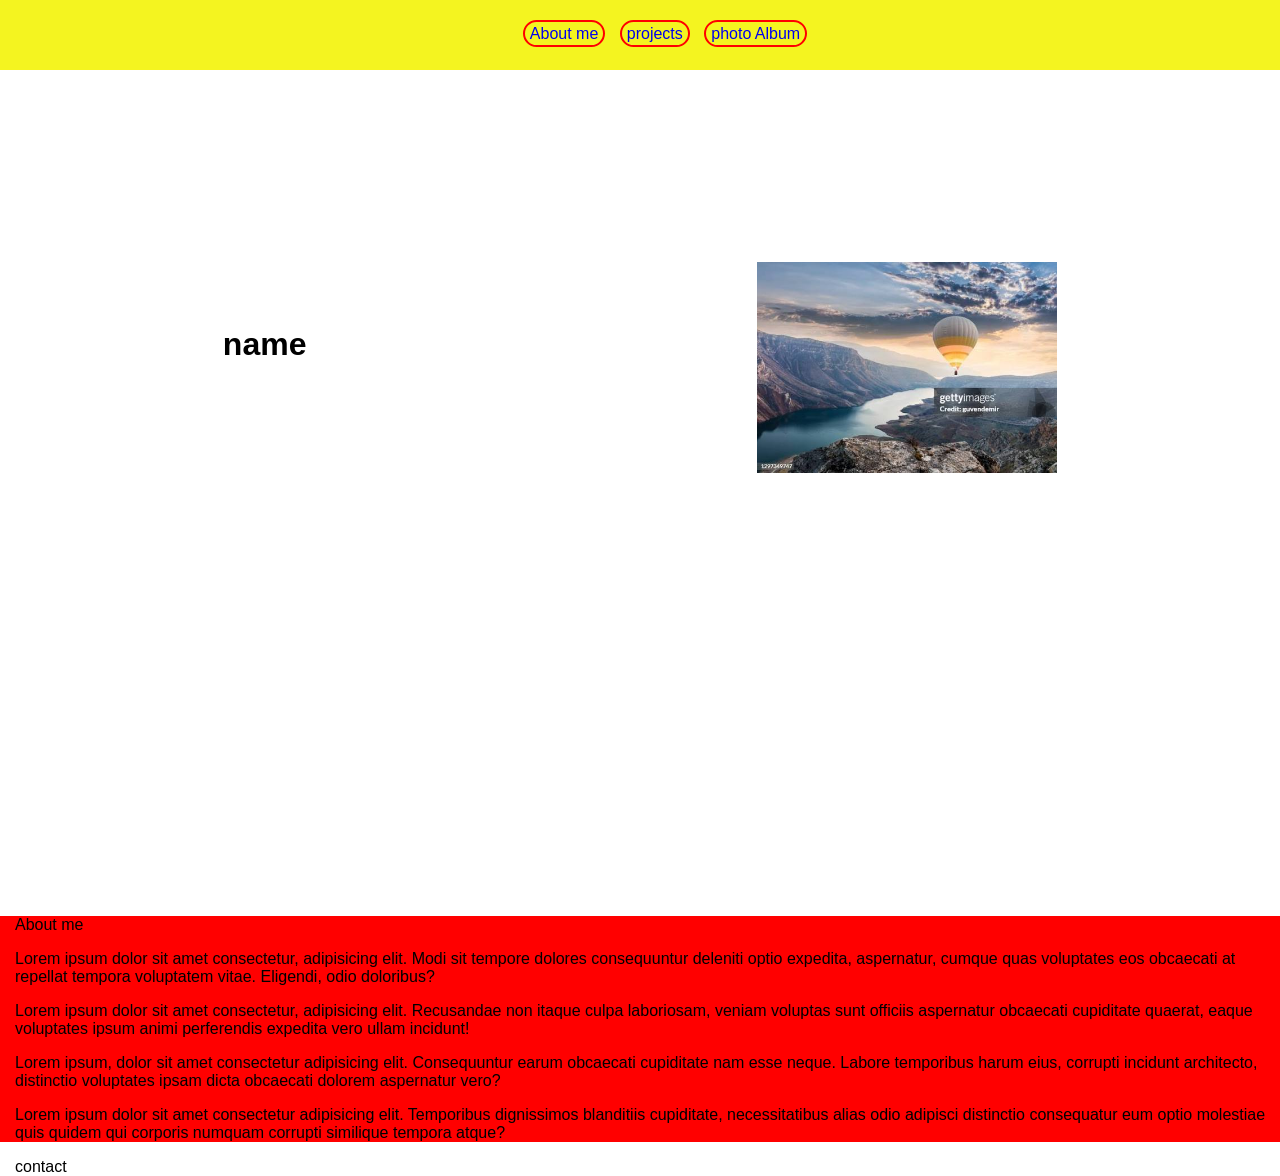
<file: S1107/class12/index.html>
<!DOCTYPE html>
<html>
    <head>
        <title>Web-site</title>
        <link rel="stylesheet" href="style.css">
    </head>
    <body>
        <header class="header">
            <ul class="list">
                <li>
                    <a href="#About_me">About me</a>
                </li>
                
                <li>
                    <a href="projects.html">projects</a>
                </li>
                
                <li>
                    <a href="photoAlbum.html">photo Album</a>
                </li>
            </ul>

        <div id="About_me">
            <h1>name</h1>
            <img src="images.jpg">
        </div>
        </header>

        <main>
            <p>About me</p>
            <p>Lorem ipsum dolor sit amet consectetur, adipisicing elit. Modi sit tempore dolores consequuntur deleniti optio expedita, aspernatur, cumque quas voluptates eos obcaecati at repellat tempora voluptatem vitae. Eligendi, odio doloribus?</p>
            <p>Lorem ipsum dolor sit amet consectetur, adipisicing elit. Recusandae non itaque culpa laboriosam, veniam voluptas sunt officiis aspernatur obcaecati cupiditate quaerat, eaque voluptates ipsum animi perferendis expedita vero ullam incidunt!</p>
            <p>Lorem ipsum, dolor sit amet consectetur adipisicing elit. Consequuntur earum obcaecati cupiditate nam esse neque. Labore temporibus harum eius, corrupti incidunt architecto, distinctio voluptates ipsam dicta obcaecati dolorem aspernatur vero?</p>
            <p>Lorem ipsum dolor sit amet consectetur adipisicing elit. Temporibus dignissimos blanditiis cupiditate, necessitatibus alias odio adipisci distinctio consequatur eum optio molestiae quis quidem qui corporis numquam corrupti similique tempora atque?</p>
        </main>

        <footer>
            <p>contact</p>
        </footer>

    </body>
    </html>
</file>
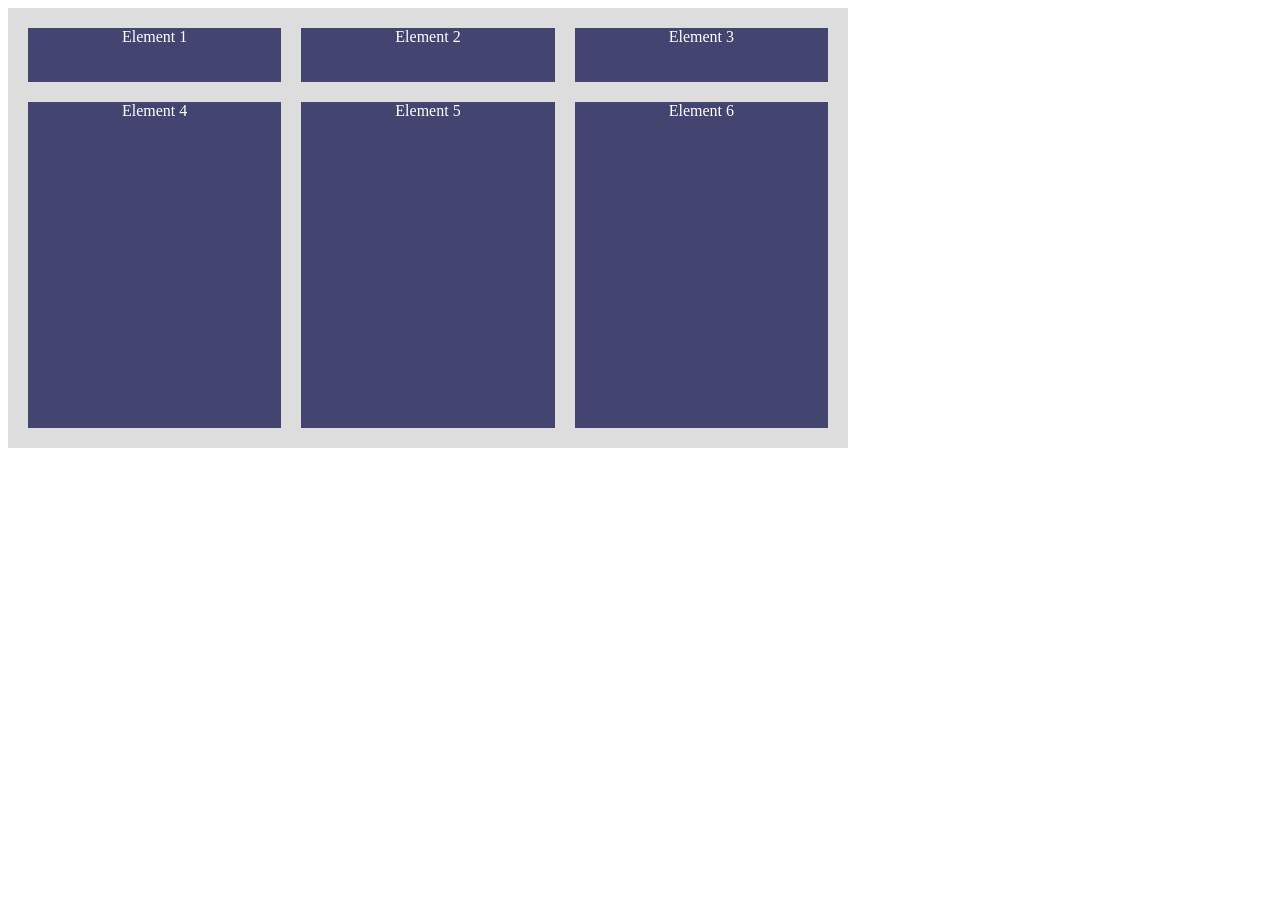
<file: S1107/class13/index.html>
<!DOCTYPE html>
<html>
    <head>
        <title>Web-site</title>
        <link rel="stylesheet" href="style.css">
    </head>
    <body>
        <div class="grid">
                <div>Element 1</div>
                <div>Element 2</div>
                <div>Element 3</div>
                <div>Element 4</div>
                <div>Element 5</div>
                <div>Element 6</div>
        </div>
    </body>
</html>
</file>
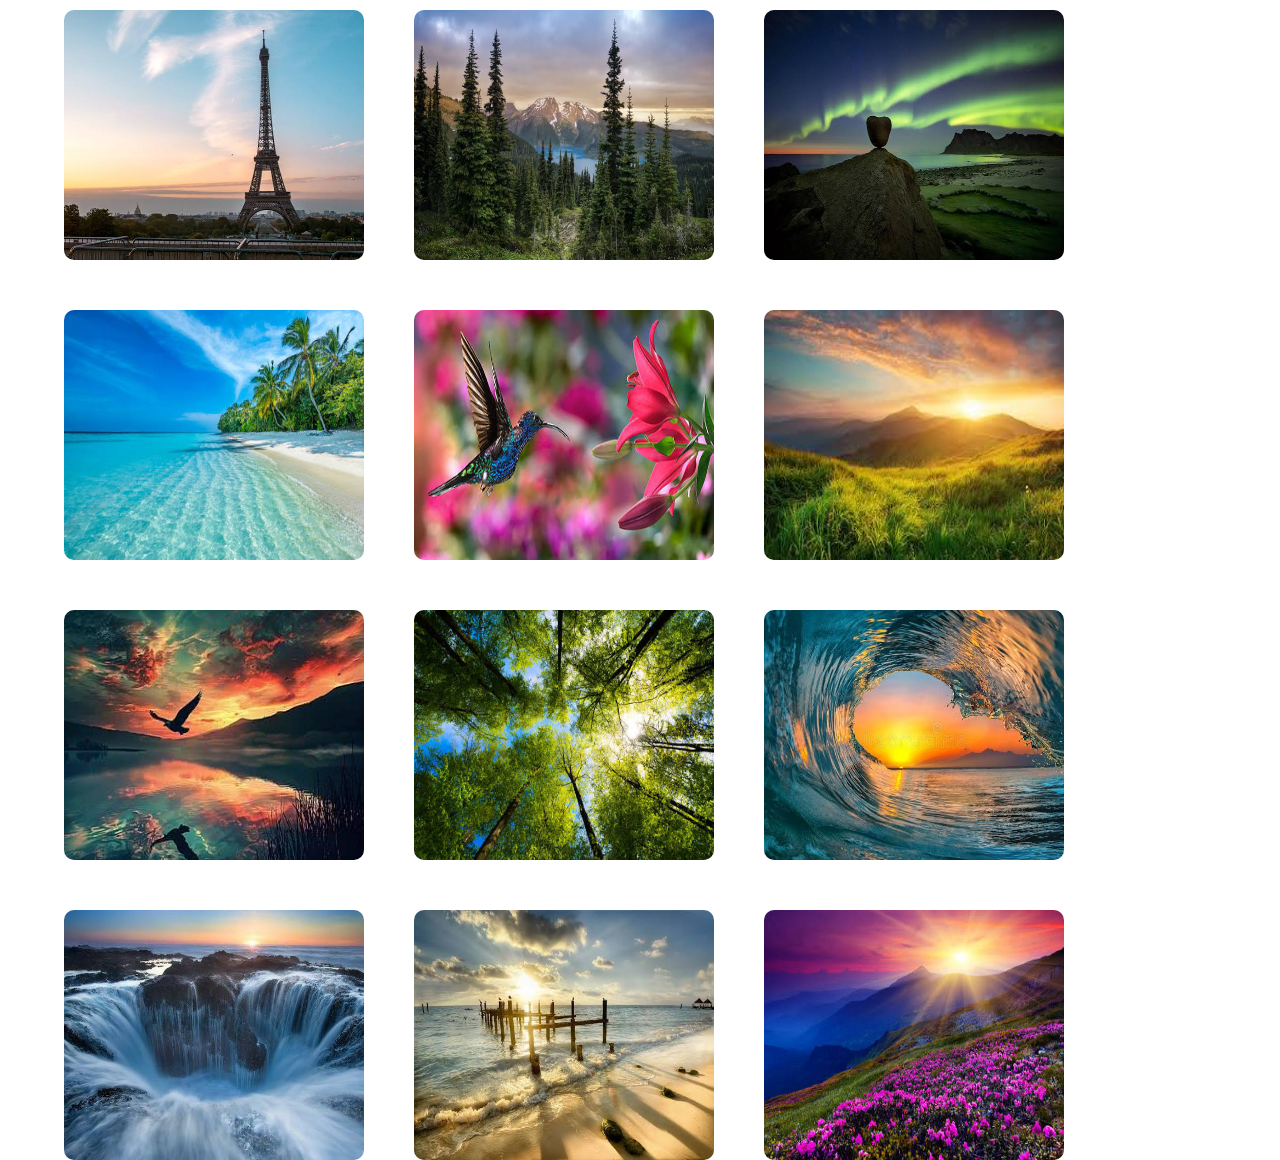
<file: S1107/class12/photoAlbum.html>
<!DOCTYPE html>
<html>
    <head>
        <title>photoAlbum</title>
        <link rel="stylesheet" href="style.css">
    </head>
    <body>
       
        <div class="photoAlbum">
            <img src="01.jpg">
            <img src="02.jpg">
            <img src="03.jpg">
            <img src="04.jpg">
            <img src="05.jpg">
            <img src="06.jpg">
            <img src="07.jpg">
            <img src="08.jpg">
            <img src="09.jpg">
            <img src="010.jpg">
            <img src="011.jpg">
            <img src="012.jpg">
        </div>

    </body>
    </html>
</file>
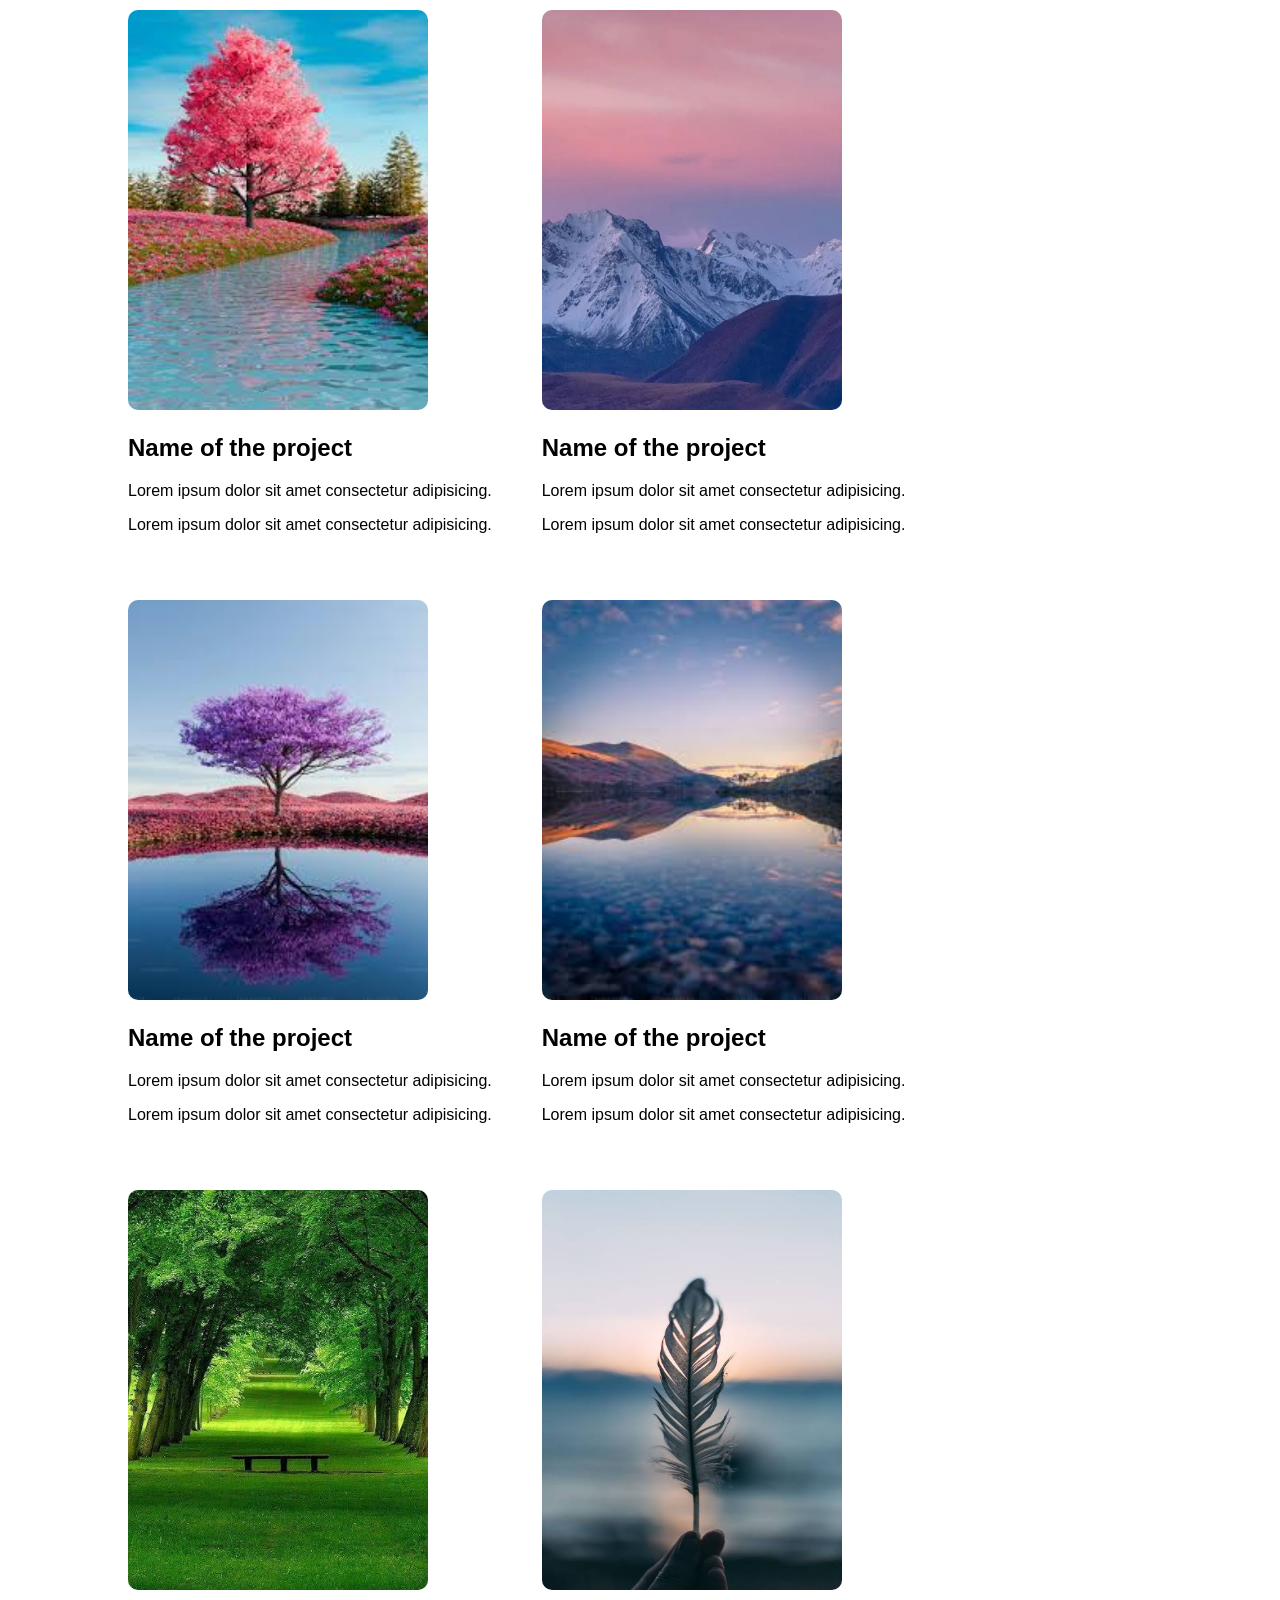
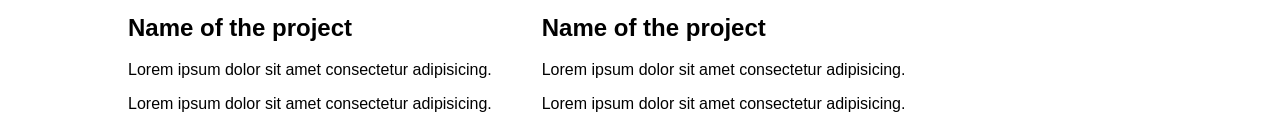
<file: S1107/class12/projects.html>
<!DOCTYPE html>
<html>
    <head>
        <title>projects</title>
        <link rel="stylesheet" href="style.css">
    </head>
    <body>
       
        <div class="projects">
            <div>
                <img src="1.jpg">
                <h2>Name of the project</h2>
                <p>Lorem ipsum dolor sit amet consectetur adipisicing.</p>
                <p>Lorem ipsum dolor sit amet consectetur adipisicing.</p>
            </div>
            <div>
                <img src="2.jpg">
                <h2>Name of the project</h2>
                <p>Lorem ipsum dolor sit amet consectetur adipisicing.</p>
                <p>Lorem ipsum dolor sit amet consectetur adipisicing.</p>
            </div>
            <div>
                <img src="3.jpg">
                <h2>Name of the project</h2>
                <p>Lorem ipsum dolor sit amet consectetur adipisicing.</p>
                <p>Lorem ipsum dolor sit amet consectetur adipisicing.</p>
            </div>
            <div>
                <img src="4.jpg">
                <h2>Name of the project</h2>
                <p>Lorem ipsum dolor sit amet consectetur adipisicing.</p>
                <p>Lorem ipsum dolor sit amet consectetur adipisicing.</p>
            </div>
            <div>
                <img src="5.jpg">
                <h2>Name of the project</h2>
                <p>Lorem ipsum dolor sit amet consectetur adipisicing.</p>
                <p>Lorem ipsum dolor sit amet consectetur adipisicing.</p>
            </div>
            <div>
                <img src="6.jpg">
                <h2>Name of the project</h2>
                <p>Lorem ipsum dolor sit amet consectetur adipisicing.</p>
                <p>Lorem ipsum dolor sit amet consectetur adipisicing.</p>
            </div>
        </div>
        </header>

    </body>
    </html>
</file>
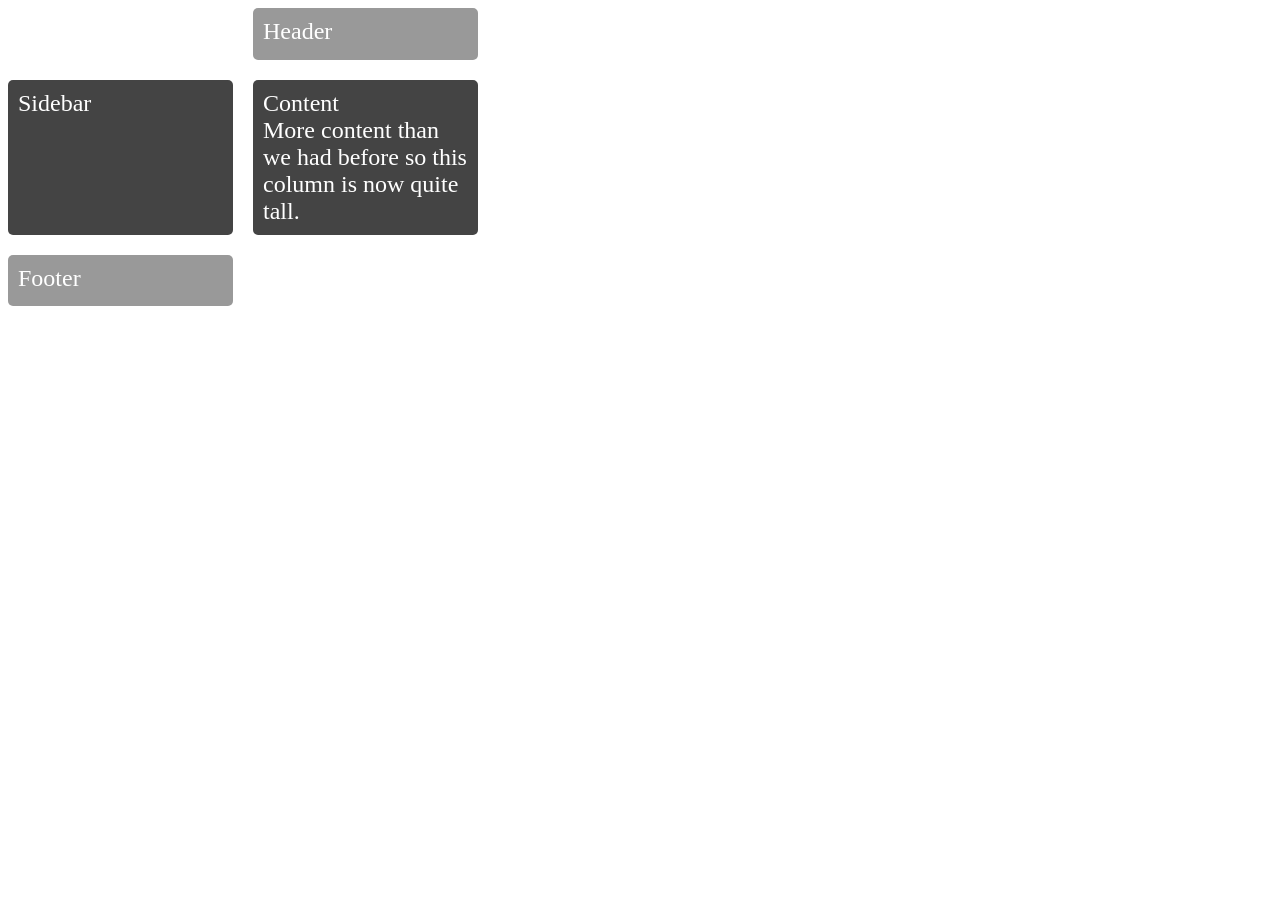
<file: S1107/class13/1/index (1).html>
<!DOCTYPE html>
<html lang="en">

<head>
	<meta charset="UTF-8">
	<meta http-equiv="X-UA-Compatible" content="IE=edge">
	<meta name="viewport" content="width=device-width, initial-scale=1.0">
	<link rel="stylesheet" href="styles.css">
	<title>Grid</title>
</head>

<body>
	<div class="wrapper">
		<div class="box header">Header</div>
		<div class="box sidebar">Sidebar</div>
		<div class="box content">Content
			<br /> More content than we had before so this column is now quite tall.
		</div>
		<div class="box footer">Footer</div>
	</div>
</body>

</html>
</file>
<file: S1107/class12/style.css>
body{
    margin: 0px;
    font-family: sans-serif;
}

header{
    height: 100vh;
}

ul{
    background-color: rgb(244, 244, 32);
    height: 45px;
    margin: 10px;
}
li{
    display: inline-block;
    margin-left: 10px;
}
.list{
    list-style: none;
    margin: 0;
    text-align: center;
    padding-top: 25px;
}

a{
    border-radius: 15px;
    border: 2px solid red;
    padding: 3px 5px;
    text-decoration: none;

}

img{
    width: 100%;
    max-width: 300px;
}

#About_me{
    display: flex;
    justify-content: space-around;
    gap: 5px;
    margin-top: 15%;
}

#About_me h1{
    margin-top: 5%;
}

main{
    background-color: red;
    padding-left: 15px;
}

footer{
    height: 10px;
    padding-left: 15px;
}

.projects{
    display: flex;
    flex-wrap: wrap;
    gap: 50px;
    padding-left: 10%;
    padding-top: 10px;
}

.projects img{
    flex: 0 0 300px;
    height: 400px;
    border-radius: 10px;
}

.photoAlbum{
    display: flex;
    flex-wrap: wrap;
    gap: 50px;
    padding-left: 5%;
    padding-top: 10px;
}

.photoAlbum img{
    flex: 0 0 250px;
    height: 250px;
    border-radius: 10px;
}
</file>
<file: S1107/class13/style.css>
.grid {
  background-color: #ddd;
  padding: 20px;
  width: 800px;
  height: 400px;
  display: grid;
  gap: 20px;
  grid-template-columns: repeat(3, 1fr);
  grid-template-rows: 1fr 6fr;
}
.grid div{
  background-color: rgb(68, 68, 113);
  color: white;
  text-align: center;
}
</file>
<file: S1107/class13/1/styles.css>
.wrapper {
	background-color: #fff;
    color: #444;
	display: grid;
 	gap: 20px;
	grid-template-columns: repeat(2, 225px);
 	grid-template-rows: 1fr 3fr 1fr;
  	grid-template-areas:
	". header "
	"sidebar  content"
	"footer  footer";
}

.box {
	background-color: #444;
	color: #fff;
	border-radius: 5px;
	padding: 10px;
	font-size: 150%;
}

.header,.footer {
	background-color: #999;
}

.header{
	grid-area: 1/2;
}

.sidebar{
	grid-area: 2/1;
}

.content{
	grid-area: 2/2;
}

.footer{
	grid-area: 3;
}
</file>
